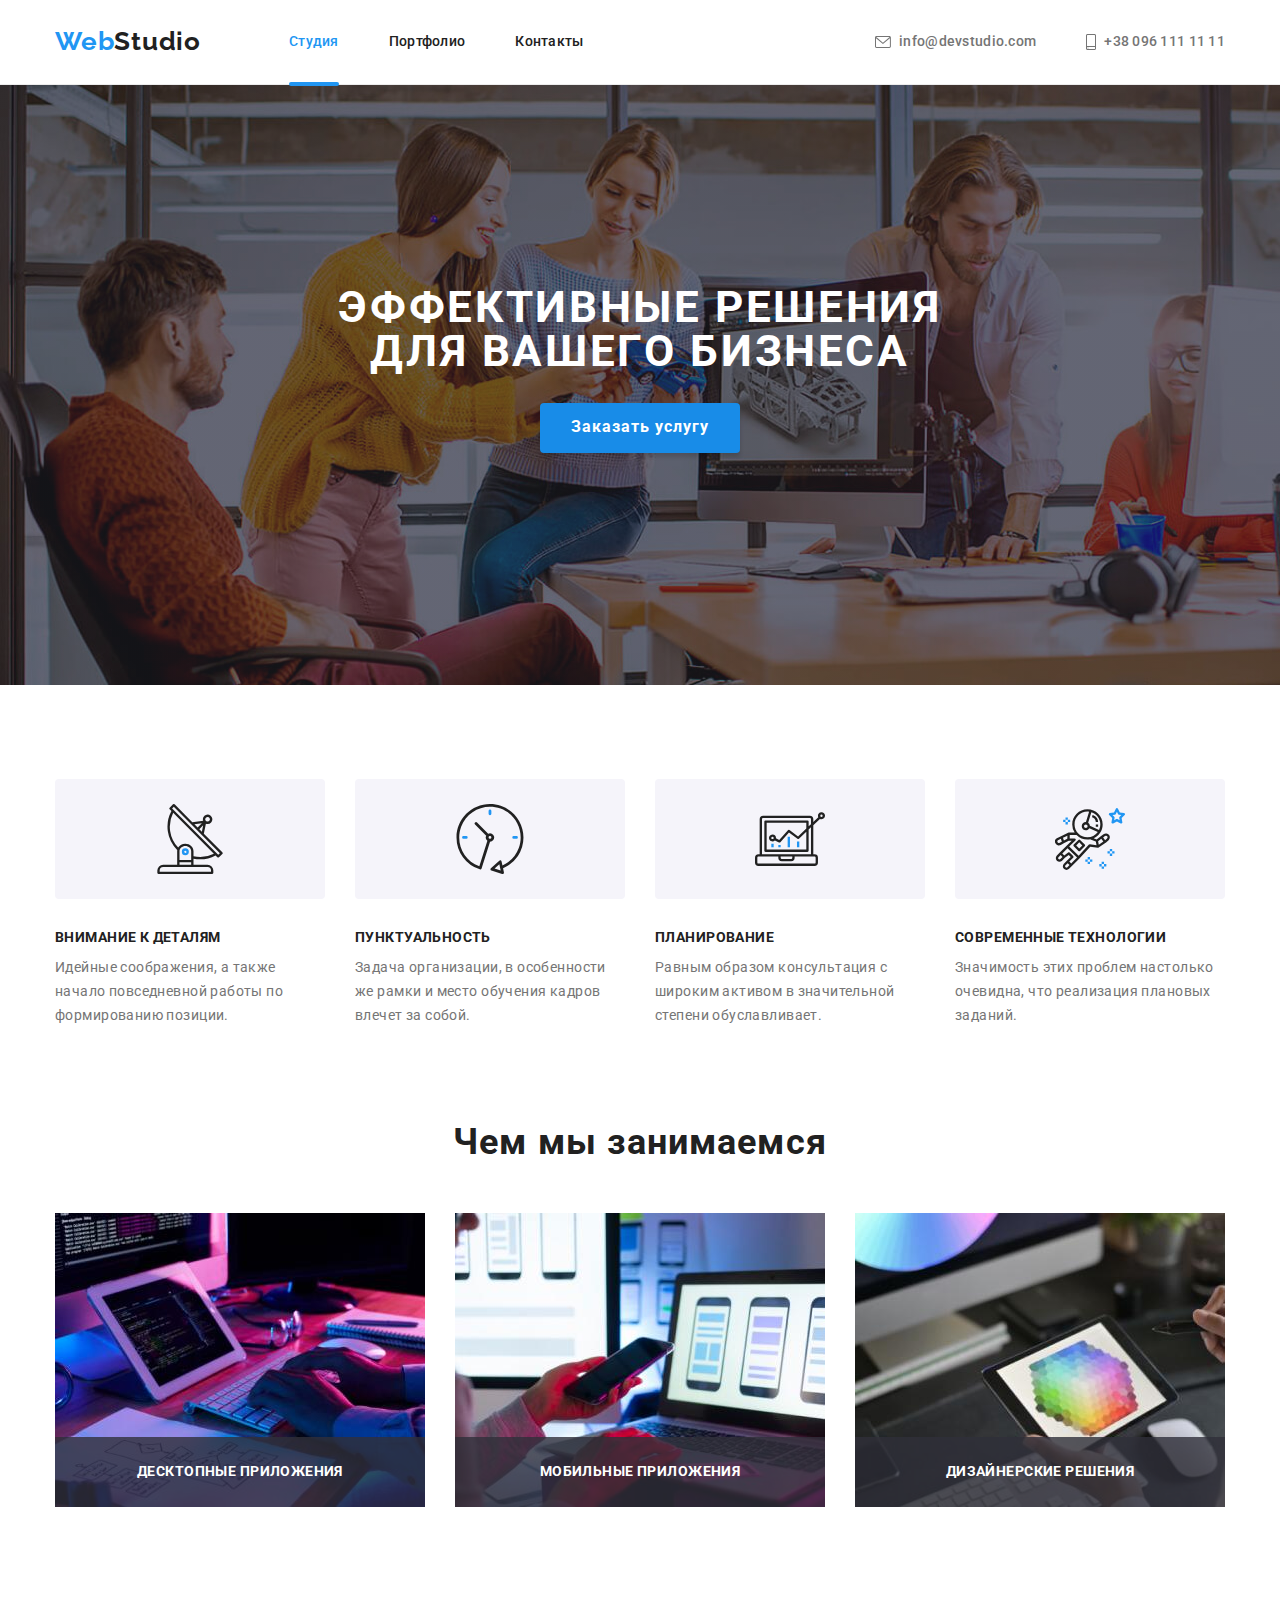
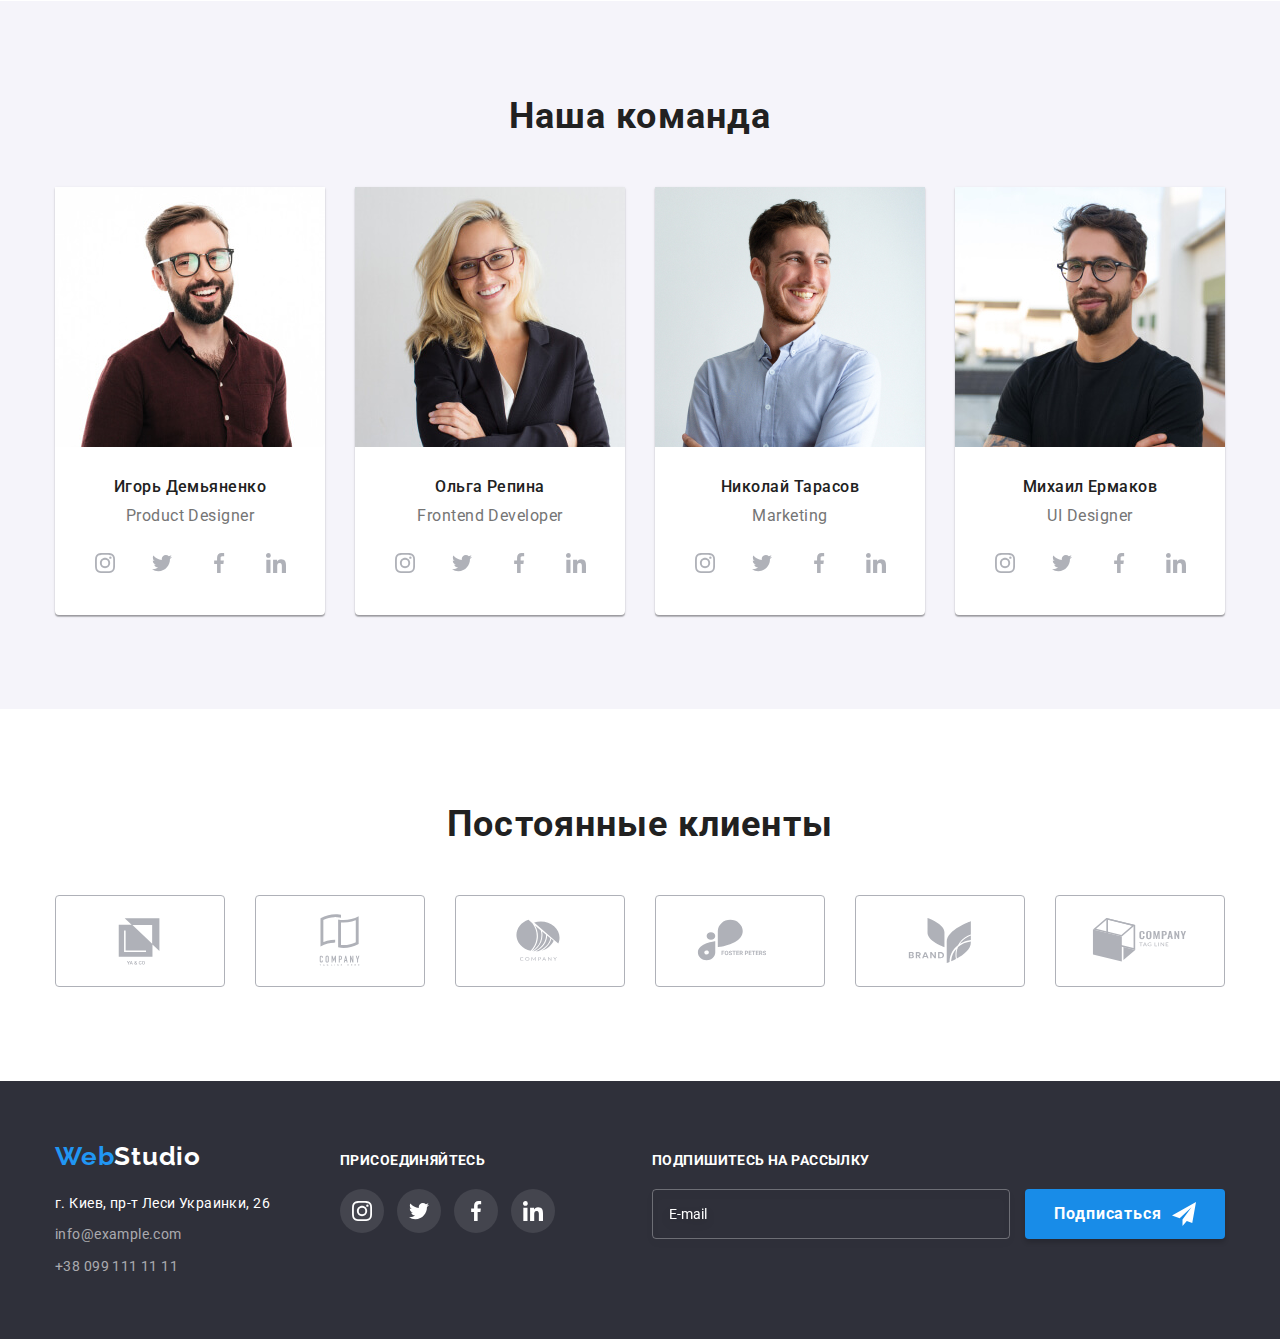
<file: index.html>
<!DOCTYPE html>
<html lang="ru">
  <head>
    <meta charset="UTF-8" />
    <meta http-equiv="X-UA-Compatible" content="IE=edge" />
    <meta name="viewport" content="width=device-width, initial-scale=1.0" />
    <title>Web Studio</title>
    <link
      href="https://fonts.googleapis.com/css2?family=Raleway:wght@700&family=Roboto:wght@400;500;700;900&display=swap"
      rel="stylesheet"
    />
    <link rel="stylesheet" href="./css/main.min.css" />
  </head>
  <body>
    <!-- header -->
    <header class="page-header">
      <div class="container header_container">
        <a class="logo" href="index.html"> <span class="logo__accent">Web</span>Studio </a>
        <button
          class="menu-button menu-button--open"
          type="button"
          aria-expanded="false"
          data-mobile-open
        >
          <svg width="40" height="40" aria-label="переключатель мобильного меню">
            <use
              class="menu-button__icon-menu_open"
              href="./images/icons.svg#icon-mobile-menu_open"
            ></use>
          </svg>
        </button>

        <nav class="header-nav">
          <ul class="header-nav__list">
            <li class="header-nav__item">
              <a
                class="header-nav__link header-nav__link--current"
                aria-current="page"
                href="index.html"
              >
                Студия
              </a>
            </li>
            <li class="header-nav__item">
              <a class="header-nav__link" href="portfolio.html">Портфолио</a>
            </li>
            <li class="header-nav__item">
              <a class="header-nav__link" href="">Контакты</a>
            </li>
          </ul>
        </nav>

        <!-- header contacts -->
        <ul class="header-contacts">
          <li class="header-contacts__item header-contacts__item--margin-bottom">
            <a
              class="header-contacts__link header-contacts__link--top-padding"
              href="mailto:info@devstudio.com"
            >
              <svg class="header-contacts__icon" width="16" height="12">
                <use href="./images/icons.svg#icon-mailbox"></use>
              </svg>
              info@devstudio.com</a
            >
          </li>
          <li class="header-contacts__item">
            <a
              class="header-contacts__link header-contacts__link--bottom-padding"
              href="tel:+380961111111"
            >
              <svg class="header-contacts__icon" width="10" height="16">
                <use href="./images/icons.svg#icon-cell-phone"></use>
              </svg>
              +38 096 111 11 11</a
            >
          </li>
        </ul>
      </div>
    </header>

    <!-- main content -->

    <main>
      <!-- section hero -->
      <section class="hero">
        <div class="container wrapp-hero">
          <h1 class="hero__title">Эффективные решения для вашего бизнеса</h1>
          <button class="button" type="button" data-modal-open>Заказать услугу</button>
        </div>
      </section>

      <!-- section feature -->
      <section class="section">
        <div class="container">
          <h2 class="visually-hidden">Lorem, ipsum dolor.</h2>
          <ul class="feature">
            <li class="feature__item">
              <div class="feature__wrapp-icon">
                <svg width="70" height="70">
                  <use href="./images/icons.svg#icon-antenna"></use>
                </svg>
              </div>
              <h3 class="feature__title">Внимание к деталям</h3>
              <p class="feature__subtitle">
                Идейные соображения, а также начало повседневной работы по формированию позиции.
              </p>
            </li>
            <li class="feature__item">
              <div class="feature__wrapp-icon">
                <svg width="70" height="70">
                  <use href="./images/icons.svg#icon-clock"></use>
                </svg>
              </div>
              <h3 class="feature__title">Пунктуальность</h3>
              <p class="feature__subtitle">
                Задача организации, в особенности же рамки и место обучения кадров влечет за собой.
              </p>
            </li>
            <li class="feature__item">
              <div class="feature__wrapp-icon">
                <svg width="70" height="70">
                  <use href="./images/icons.svg#icon-diagram"></use>
                </svg>
              </div>
              <h3 class="feature__title">Планирование</h3>
              <p class="feature__subtitle">
                Равным образом консультация с широким активом в значительной степени обуславливает.
              </p>
            </li>
            <li class="feature__item">
              <div class="feature__wrapp-icon">
                <svg width="70" height="70">
                  <use href="./images/icons.svg#icon-astronaut"></use>
                </svg>
              </div>
              <h3 class="feature__title">Современные технологии</h3>
              <p class="feature__subtitle">
                Значимость этих проблем настолько очевидна, что реализация плановых заданий.
              </p>
            </li>
          </ul>
        </div>
      </section>

      <!-- section about job -->
      <section class="section section--no-padding-top about-job-hidden">
        <div class="container">
          <h2 class="section__title">Чем мы занимаемся</h2>
          <ul class="job-descr__list">
            <li class="job-descr__item">
              <div class="job-descr__overlay">
                <img src="./images/imgdescription.jpg" width="370" height="294" alt="Coding" />
                <p class="job-descr__name">Десктопные приложения</p>
              </div>
            </li>
            <li class="job-descr__item">
              <div class="job-descr__overlay">
                <img src="./images/imgdescription2.jpg" width="370" height="294" alt="Adaptive" />
                <p class="job-descr__name">Мобильные приложения</p>
              </div>
            </li>
            <li class="job-descr__item">
              <div class="job-descr__overlay">
                <img src="./images/imgdescription3.jpg" width="370" height="294" alt="Webdesign" />
                <p class="job-descr__name">Дизайнерские решения</p>
              </div>
            </li>
          </ul>
        </div>
      </section>

      <!-- section our team -->
      <section class="section ourteam--bg-grey">
        <div class="container">
          <h2 class="section__title">Наша команда</h2>
          <ul class="team-card">
            <li class="team-card__item">
              <picture>
                <!-- mobile -->
                <source
                  srcset="
                    ./images/our-team-adaptive/our-team-450.jpg 1x,
                    ./images/our-team-adaptive/our-team-900.jpg 2x
                  "
                  media="(max-width:767px)"
                />
                <!-- tablet -->
                <source
                  srcset="
                    ./images/our-team-adaptive/our-team-354.jpg 1x,
                    ./images/our-team-adaptive/our-team-708.jpg 2x
                  "
                  media="(max-width:1199px)"
                />
                <!-- desktop -->
                <source
                  srcset="
                    ./images/our-team-adaptive/our-team-270.jpg 1x,
                    ./images/our-team-adaptive/our-team-540.jpg 2x
                  "
                  media="(min-width:1200px)"
                />
                <img src="./images/our-team-adaptive/our-team-450.jpg" alt="Igor Demianenko" />
              </picture>
              <div class="team-card__content">
                <h3 class="team-card__name">Игорь Демьяненко</h3>
                <p class="team-card__post">Product Designer</p>

                <ul class="social-team-icon">
                  <li class="social-team-icon__item">
                    <a
                      class="social-team-icon__link"
                      href="https://www.instagram.com"
                      target="_blank"
                      aria-label="link to instagram"
                    >
                      <svg class="social-team-icon__svg">
                        <use href="./images/icons.svg#icon-instagram"></use>
                      </svg>
                    </a>
                  </li>
                  <li class="social-team-icon__item">
                    <a
                      class="social-team-icon__link"
                      href="https://www.twitter.com"
                      target="_blank"
                      aria-label="link to twitter"
                    >
                      <svg class="social-team-icon__svg">
                        <use href="./images/icons.svg#icon-twitter"></use>
                      </svg>
                    </a>
                  </li>
                  <li class="social-team-icon__item">
                    <a
                      class="social-team-icon__link"
                      href="https://www.facebook.com"
                      target="_blank"
                      aria-label="link to facebook"
                    >
                      <svg class="social-team-icon__svg">
                        <use href="./images/icons.svg#icon-facebook"></use>
                      </svg>
                    </a>
                  </li>
                  <li class="social-team-icon__item">
                    <a
                      class="social-team-icon__link"
                      href="www.linkedin.com"
                      target="_blank"
                      aria-label="link to linkedin"
                    >
                      <svg class="social-team-icon__svg">
                        <use href="./images/icons.svg#icon-linkedin"></use>
                      </svg>
                    </a>
                  </li>
                </ul>
              </div>
            </li>
            <li class="team-card__item">
              <picture>
                <!-- mobile -->
                <source
                  srcset="
                    ./images/our-team-adaptive/our-team-2-450.jpg 1x,
                    ./images/our-team-adaptive/our-team-2-900.jpg 2x
                  "
                  media="(max-width:767px)"
                />
                <!-- tablet -->
                <source
                  srcset="
                    ./images/our-team-adaptive/our-team-2-354.jpg 1x,
                    ./images/our-team-adaptive/our-team-2-708.jpg 2x
                  "
                  media="(max-width:1199px)"
                />
                <!-- desktop -->
                <source
                  srcset="
                    ./images/our-team-adaptive/our-team-2-270.jpg 1x,
                    ./images/our-team-adaptive/our-team-2-540.jpg 2x
                  "
                  media="(min-width:1200px)"
                />
                <img src="./images/our-team-adaptive/our-team-2-450.jpg" alt="Olga Repina" />
              </picture>
              <div class="team-card__content">
                <h3 class="team-card__name">Ольга Репина</h3>
                <p class="team-card__post">Frontend Developer</p>
                <ul class="social-team-icon">
                  <li class="social-team-icon__item">
                    <a
                      class="social-team-icon__link"
                      href="https://www.instagram.com"
                      target="_blank"
                      aria-label="link to instagram"
                    >
                      <svg class="social-team-icon__svg">
                        <use href="./images/icons.svg#icon-instagram"></use>
                      </svg>
                    </a>
                  </li>
                  <li class="social-team-icon__item">
                    <a
                      class="social-team-icon__link"
                      href="https://www.twitter.com"
                      target="_blank"
                      aria-label="link to twitter"
                    >
                      <svg class="social-team-icon__svg">
                        <use href="./images/icons.svg#icon-twitter"></use>
                      </svg>
                    </a>
                  </li>
                  <li class="social-team-icon__item">
                    <a
                      class="social-team-icon__link"
                      href="https://www.facebook.com"
                      target="_blank"
                      aria-label="link to facebook"
                    >
                      <svg class="social-team-icon__svg">
                        <use href="./images/icons.svg#icon-facebook"></use>
                      </svg>
                    </a>
                  </li>
                  <li class="social-team-icon__item">
                    <a
                      class="social-team-icon__link"
                      href="www.linkedin.com"
                      target="_blank"
                      aria-label="link to linkedin"
                    >
                      <svg class="social-team-icon__svg">
                        <use href="./images/icons.svg#icon-linkedin"></use>
                      </svg>
                    </a>
                  </li>
                </ul>
              </div>
            </li>
            <li class="team-card__item">
              <picture>
                <!-- mobile -->
                <source
                  srcset="
                    ./images/our-team-adaptive/our-team-3-450.jpg 1x,
                    ./images/our-team-adaptive/our-team-3-900.jpg 2x
                  "
                  media="(max-width:767px)"
                />
                <!-- tablet -->
                <source
                  srcset="
                    ./images/our-team-adaptive/our-team-3-354.jpg 1x,
                    ./images/our-team-adaptive/our-team-3-708.jpg 2x
                  "
                  media="(max-width:1199px)"
                />
                <!-- desktop -->
                <source
                  srcset="
                    ./images/our-team-adaptive/our-team-3-270.jpg 1x,
                    ./images/our-team-adaptive/our-team-3-540.jpg 2x
                  "
                  media="(min-width:1200px)"
                />
                <img src="./images/our-team-adaptive/our-team-3-450.jpg" alt="Nikolai Tarasov" />
              </picture>
              <div class="team-card__content">
                <h3 class="team-card__name">Николай Тарасов</h3>
                <p class="team-card__post">Marketing</p>
                <ul class="social-team-icon">
                  <li class="social-team-icon__item">
                    <a
                      class="social-team-icon__link"
                      href="https://www.instagram.com"
                      target="_blank"
                      aria-label="link to instagram"
                    >
                      <svg class="social-team-icon__svg">
                        <use href="./images/icons.svg#icon-instagram"></use>
                      </svg>
                    </a>
                  </li>
                  <li class="social-team-icon__item">
                    <a
                      class="social-team-icon__link"
                      href="https://www.twitter.com"
                      target="_blank"
                      aria-label="link to twitter"
                    >
                      <svg class="social-team-icon__svg">
                        <use href="./images/icons.svg#icon-twitter"></use>
                      </svg>
                    </a>
                  </li>
                  <li class="social-team-icon__item">
                    <a
                      class="social-team-icon__link"
                      href="https://www.facebook.com"
                      target="_blank"
                      aria-label="link to facebook"
                    >
                      <svg class="social-team-icon__svg">
                        <use href="./images/icons.svg#icon-facebook"></use>
                      </svg>
                    </a>
                  </li>
                  <li class="social-team-icon__item">
                    <a
                      class="social-team-icon__link"
                      href="www.linkedin.com"
                      target="_blank"
                      aria-label="link to linkedin"
                    >
                      <svg class="social-team-icon__svg">
                        <use href="./images/icons.svg#icon-linkedin"></use>
                      </svg>
                    </a>
                  </li>
                </ul>
              </div>
            </li>
            <li class="team-card__item">
              <picture>
                <!-- mobile -->
                <source
                  srcset="
                    ./images/our-team-adaptive/our-team-4-450.jpg 1x,
                    ./images/our-team-adaptive/our-team-4-900.jpg 2x
                  "
                  media="(max-width:767px)"
                />
                <!-- tablet -->
                <source
                  srcset="
                    ./images/our-team-adaptive/our-team-4-354.jpg 1x,
                    ./images/our-team-adaptive/our-team-4-708.jpg 2x
                  "
                  media="(max-width:1199px)"
                />
                <!-- desktop -->
                <source
                  srcset="
                    ./images/our-team-adaptive/our-team-4-270.jpg 1x,
                    ./images/our-team-adaptive/our-team-4-540.jpg 2x
                  "
                  media="(min-width:1200px)"
                />
                <img src="./images/our-team-adaptive/our-team-4-450.jpg" alt="Mikhail Ermakov" />
              </picture>
              <div class="team-card__content">
                <h3 class="team-card__name">Михаил Ермаков</h3>
                <p class="team-card__post">UI Designer</p>
                <ul class="social-team-icon">
                  <li class="social-team-icon__item">
                    <a
                      class="social-team-icon__link"
                      href="https://www.instagram.com"
                      target="_blank"
                      aria-label="link to instagram"
                    >
                      <svg class="social-team-icon__svg">
                        <use href="./images/icons.svg#icon-instagram"></use>
                      </svg>
                    </a>
                  </li>
                  <li class="social-team-icon__item">
                    <a
                      class="social-team-icon__link"
                      href="https://www.twitter.com"
                      target="_blank"
                      aria-label="link to twitter"
                    >
                      <svg class="social-team-icon__svg">
                        <use href="./images/icons.svg#icon-twitter"></use>
                      </svg>
                    </a>
                  </li>
                  <li class="social-team-icon__item">
                    <a
                      class="social-team-icon__link"
                      href="https://www.facebook.com"
                      target="_blank"
                      aria-label="link to facebook"
                    >
                      <svg class="social-team-icon__svg">
                        <use href="./images/icons.svg#icon-facebook"></use>
                      </svg>
                    </a>
                  </li>
                  <li class="social-team-icon__item">
                    <a
                      class="social-team-icon__link"
                      href="www.linkedin.com"
                      target="_blank"
                      aria-label="link to linkedin"
                    >
                      <svg class="social-team-icon__svg">
                        <use href="./images/icons.svg#icon-linkedin"></use>
                      </svg>
                    </a>
                  </li>
                </ul>
              </div>
            </li>
          </ul>
        </div>
      </section>

      <!-- section customers -->
      <section class="section">
        <div class="container">
          <h2 class="section__title">Постоянные клиенты</h2>
          <ul class="customers">
            <li class="customers__item">
              <a class="customers__link" href="" aria-label="company YA&CO">
                <svg class="customers__icon">
                  <use href="./images/icons.svg#icon-logo-yaco"></use>
                </svg>
              </a>
            </li>
            <li class="customers__item">
              <a class="customers__link" href="" aria-label="company">
                <svg class="customers__icon">
                  <use href="./images/icons.svg#icon-logo-company"></use>
                </svg>
              </a>
            </li>
            <li class="customers__item">
              <a class="customers__link" href="" aria-label="company">
                <svg class="customers__icon">
                  <use href="./images/icons.svg#icon-logo-company2"></use>
                </svg>
              </a>
            </li>
            <li class="customers__item">
              <a class="customers__link" href="" aria-label="company foster peters">
                <svg class="customers__icon">
                  <use href="./images/icons.svg#icon-logo-foster-peters"></use>
                </svg>
              </a>
            </li>
            <li class="customers__item">
              <a class="customers__link" href="" aria-label="company brand">
                <svg class="customers__icon">
                  <use href="./images/icons.svg#icon-logo-brand"></use>
                </svg>
              </a>
            </li>
            <li class="customers__item">
              <a class="customers__link" href="" aria-label="company tagline">
                <svg class="customers__icon">
                  <use href="./images/icons.svg#icon-logo-tagline"></use>
                </svg>
              </a>
            </li>
          </ul>
        </div>
      </section>
    </main>

    <!-- footer -->
    <footer class="page-footer">
      <div class="container page-footer__wrapp-flex">
        <div class="wrapp-footer-info">
          <div class="page-footer__wrapp-contacts">
            <a class="logo page-footer__logo" href="index.html">
              <span class="logo__accent">Web</span>Studio
            </a>
            <address>
              <ul class="page-footer_list">
                <li class="page-footer__item">
                  <a
                    class="page-footer__link"
                    href="https://goo.gl/maps/7V2KFMS97qNm39mE7"
                    target="_blank"
                  >
                    г. Киев, пр-т Леси Украинки, 26</a
                  >
                </li>
                <li class="page-footer__item">
                  <a class="page-footer__link opacity-link" href="mailto:info@example.com"
                    >info@example.com</a
                  >
                </li>
                <li class="page-footer__item">
                  <a class="page-footer__link opacity-link" href="tel:+380991111111"
                    >+38 099 111 11 11</a
                  >
                </li>
              </ul>
            </address>
          </div>

          <div class="page-footer__wrapp-icon">
            <b class="page-footer__lead">Присоединяйтесь</b>
            <ul class="page-footer__social-list">
              <li class="page-footer__social-item">
                <a href="" class="page-footer__social-link" aria-label="link to Instagram">
                  <svg class="page-footer__social-icon">
                    <use href="./images/icons.svg#icon-instagram-footer"></use>
                  </svg>
                </a>
              </li>
              <li class="page-footer__social-item">
                <a href="" class="page-footer__social-link" aria-label="link to twitter">
                  <svg class="page-footer__social-icon">
                    <use href="./images/icons.svg#icon-twitter-footer"></use>
                  </svg>
                </a>
              </li>
              <li class="page-footer__social-item">
                <a href="" class="page-footer__social-link" aria-label="link to facebook">
                  <svg class="page-footer__social-icon">
                    <use href="./images/icons.svg#icon-facebook-footer"></use>
                  </svg>
                </a>
              </li>
              <li class="page-footer__social-item">
                <a href="" class="page-footer__social-link" aria-label="link to linkedin">
                  <svg class="page-footer__social-icon">
                    <use href="./images/icons.svg#icon-linkedin-footer"></use>
                  </svg>
                </a>
              </li>
            </ul>
          </div>
        </div>

        <form class="page-footer__subscribe-form">
          <b class="page-footer__lead">Подпишитесь на рассылку</b>
          <input
            class="page-footer__input"
            type="email"
            name="email"
            id="user-email"
            placeholder="E-mail"
            required
          />
          <button class="button subscribe-btn" type="submit">
            Подписаться
            <svg class="subscribe-btn__icon" width="24" height="24">
              <use href="./images/icons.svg#icon-subscribe-btn"></use>
            </svg>
          </button>
        </form>
      </div>
    </footer>

    <!-- mobile menu -->
    <div class="mobile-menu is-hidden" data-mobile>
      <div class="wrapp-mobile-menu">
        <button
          type="button"
          class="menu-button menu-button--close"
          aria-expanded="true"
          data-mobile-close
        >
          <svg width="40" height="40" aria-label="переключатель мобильного меню">
            <use
              class="menu-button__icon-menu_close"
              href="./images/icons.svg#icon-mobile-menu_close"
            ></use>
          </svg>
        </button>

        <!-- mobile-navigation -->
        <nav class="mobile-nav">
          <ul class="mobile-nav__list">
            <li class="mobile-nav__item">
              <a href="" class="mobile-nav__link mobile-nav__link--current">Студия</a>
            </li>
            <li class="mobile-nav__item">
              <a href="portfolio.html" class="mobile-nav__link">Портфолио</a>
            </li>
            <li class="mobile-nav__item"><a href="" class="mobile-nav__link">Контакты</a></li>
          </ul>
        </nav>

        <!-- mobile-contacts -->
        <ul class="mobile-contacts">
          <li class="mobile-contacts__item">
            <a href="tel:+380961111111" class="mobile-contacts__link mobile-contacts__link--tel"
              >+38 096 111 11 11</a
            >
          </li>
          <li class="mobile-contacts__item">
            <a
              href="mailto:info@devstudio.com"
              class="mobile-contacts__link mobile-contacts__link--mail"
              >info@devstudio.com</a
            >
          </li>
        </ul>

        <!-- mobile-socials -->
        <ul class="mobile-socials">
          <li class="mobile-socials__item">
            <a href="" class="mobile-socials__link">Instagram</a>
          </li>
          <li class="mobile-socials__item">
            <a href="" class="mobile-socials__link">Twitter</a>
          </li>
          <li class="mobile-socials__item">
            <a href="" class="mobile-socials__link">Facebook</a>
          </li>
          <li class="mobile-socials__item">
            <a href="" class="mobile-socials__link">LinkedIn</a>
          </li>
        </ul>
      </div>
    </div>

    <!-- backdrop -->
    <div class="backdrop is-hidden" data-modal>
      <div class="modal">
        <button
          class="modal__button"
          type="button"
          aria-label="Закрыть модальное окно"
          data-modal-close
        >
          <svg width="11" height="11">
            <use href="./images/icons.svg#icon-modal-close"></use>
          </svg>
        </button>

        <form class="modal-form form" autocomplete="off">
          <b class="modal-form__title">Оставьте свои данные, мы вам перезвоним</b>

          <label class="form-field">
            <span class="form-field__lable">Имя </span>
            <input class="form-field__input" type="text" required />
            <svg class="form-field__icon" width="18" height="18">
              <use href="./images/icons.svg#icon-modal-form-person"></use>
            </svg>
          </label>

          <label class="form-field">
            <span class="form-field__lable">Телефон </span>
            <input class="form-field__input" type="tel" name="phone-number" required />
            <svg class="form-field__icon" width="18" height="18">
              <use href="./images/icons.svg#icon-modal-form-phone"></use>
            </svg>
          </label>

          <label class="form-field">
            <span class="form-field__lable">Почта </span>
            <input class="form-field__input" type="email" name="email" required />
            <svg class="form-field__icon" width="18" height="18">
              <use href="./images/icons.svg#icon-modal-form-email"></use>
            </svg>
          </label>

          <label class="form-field">
            <span class="form-field__lable">Комментарий</span>
            <textarea
              class="form-field__textarea"
              name="coment"
              placeholder="Введите текст"
            ></textarea>
          </label>

          <label class="wrapp-checkbox">
            <input
              class="wrapp-checkbox__checkbox visually-hidden"
              type="checkbox"
              name="agreement"
              value="agreement"
              required
            />
            <span class="wrapp-checkbox__vector"></span>
            <span class="wrapp-checkbox__lable wrapp-checkbox__lable--no-margin">
              Соглашаюсь с рассылкой и принимаю
              <a
                class="wrapp-checkbox__link"
                href="https://www.meme-arsenal.com/memes/84e9b0d51a7ab5a1546db0ae16a8b22e.jpg"
                target="_blank"
              >
                Условия договора
              </a>
            </span>
          </label>

          <button class="button form-btn--centered" type="submit">Отправить</button>
        </form>
      </div>
    </div>

    <script src="./js/menu.js"></script>
    <script src="./js/modal.js"></script>
  </body>
</html>
</file>
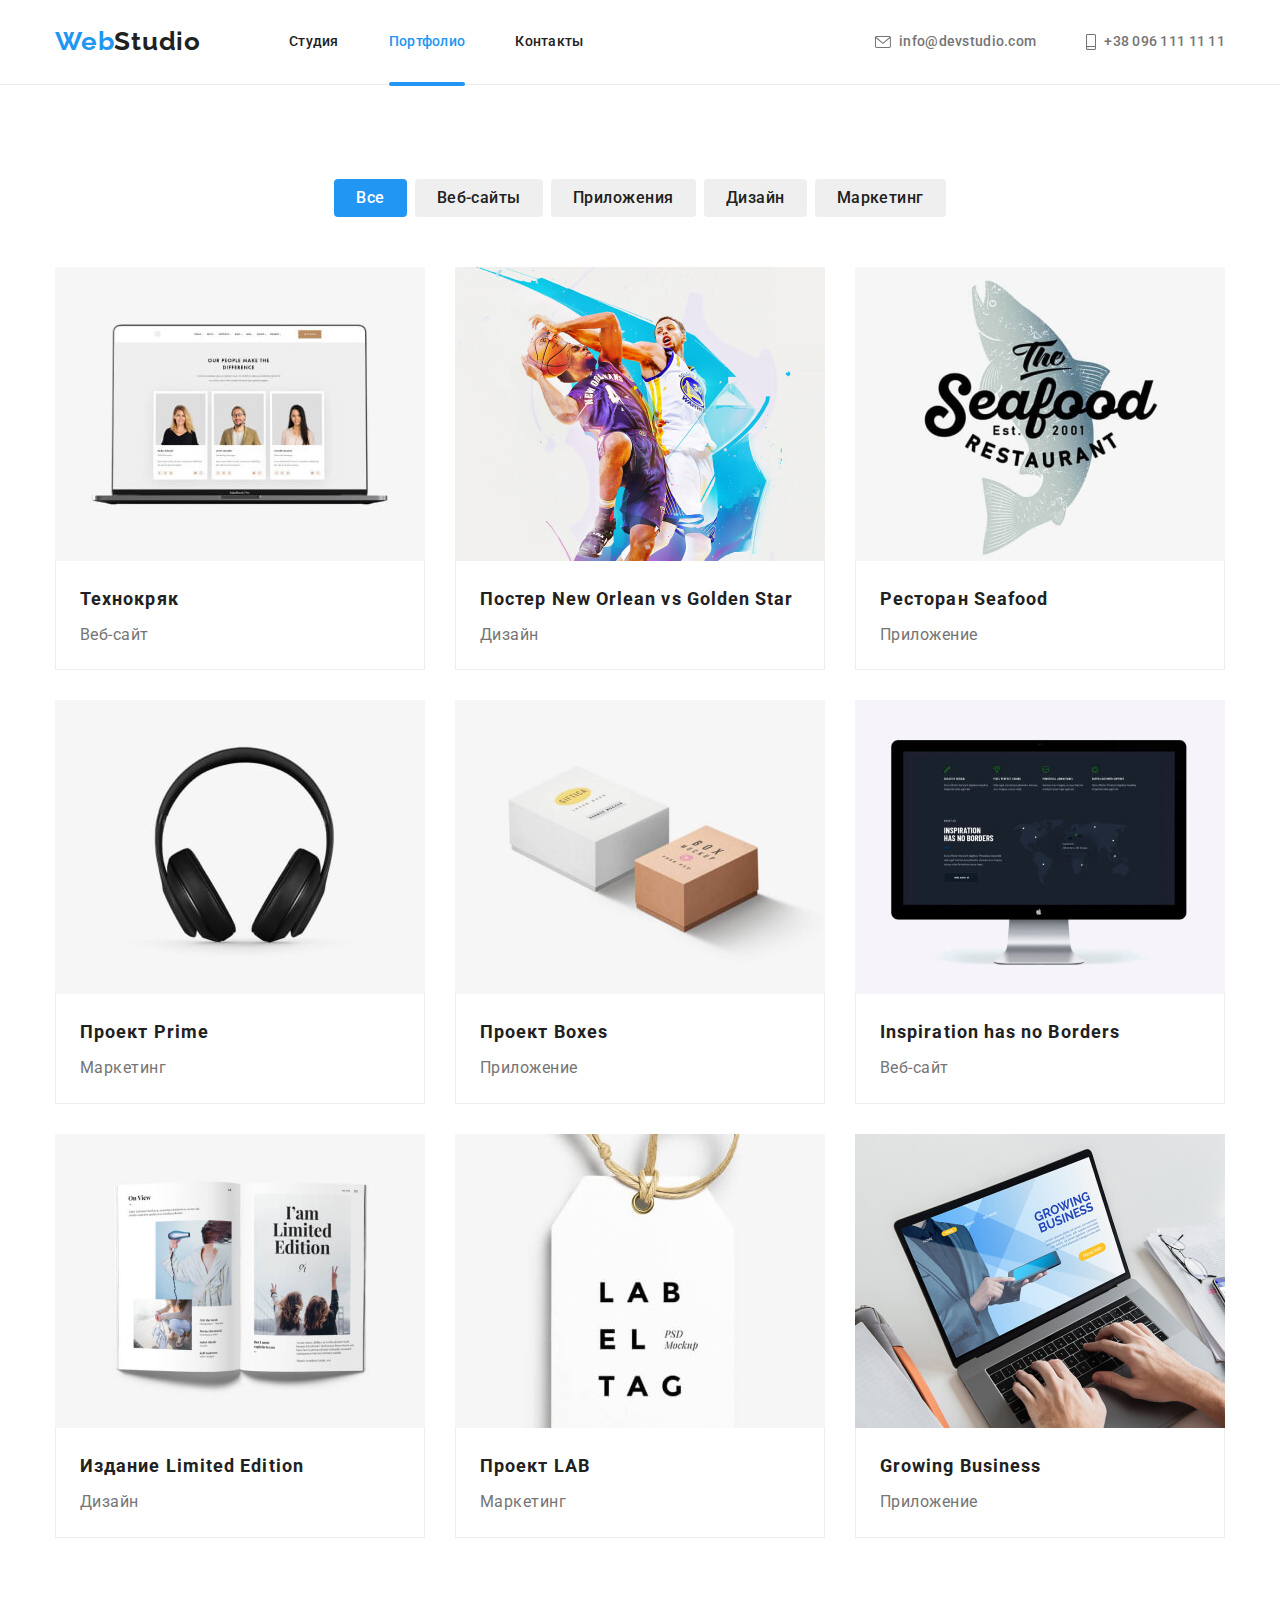
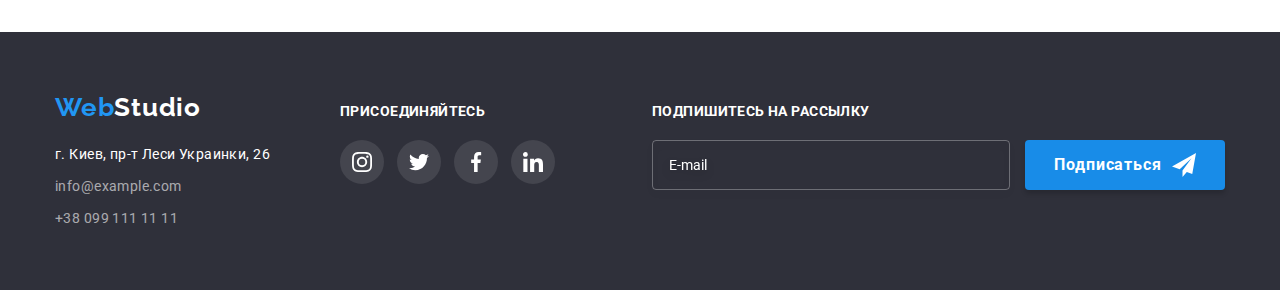
<file: portfolio.html>
<!DOCTYPE html>
<html lang="ru">
  <head>
    <meta charset="UTF-8" />
    <meta http-equiv="X-UA-Compatible" content="IE=edge" />
    <meta name="viewport" content="width=device-width, initial-scale=1.0" />
    <title>Portfolio</title>
    <link
      href="https://fonts.googleapis.com/css2?family=Raleway:wght@700&family=Roboto:wght@400;500;700;900&display=swap"
      rel="stylesheet"
    />
    <link rel="stylesheet" href="./css/main.min.css" />
  </head>
  <body>
    <!-- header -->
    <header class="page-header">
      <div class="container header_container">
        <a class="logo" href="index.html"> <span class="logo__accent">Web</span>Studio </a>
        <button
          class="menu-button menu-button--open"
          type="button"
          aria-expanded="false"
          data-mobile-open
        >
          <svg width="40" height="40" aria-label="переключатель мобильного меню">
            <use
              class="menu-button__icon-menu_open"
              href="./images/icons.svg#icon-mobile-menu_open"
            ></use>
          </svg>
        </button>

        <nav class="header-nav">
          <ul class="header-nav__list">
            <li class="header-nav__item">
              <a class="header-nav__link" aria-current="page" href="index.html"> Студия </a>
            </li>
            <li class="header-nav__item">
              <a class="header-nav__link header-nav__link--current" href="portfolio.html"
                >Портфолио</a
              >
            </li>
            <li class="header-nav__item">
              <a class="header-nav__link" href="">Контакты</a>
            </li>
          </ul>
        </nav>

        <!-- header contacts -->
        <ul class="header-contacts">
          <li class="header-contacts__item header-contacts__item--margin-bottom">
            <a
              class="header-contacts__link header-contacts__link--top-padding"
              href="mailto:info@devstudio.com"
            >
              <svg class="header-contacts__icon" width="16" height="12">
                <use href="./images/icons.svg#icon-mailbox"></use>
              </svg>
              info@devstudio.com</a
            >
          </li>
          <li class="header-contacts__item">
            <a
              class="header-contacts__link header-contacts__link--bottom-padding"
              href="tel:+380961111111"
            >
              <svg class="header-contacts__icon" width="10" height="16">
                <use href="./images/icons.svg#icon-cell-phone"></use>
              </svg>
              +38 096 111 11 11</a
            >
          </li>
        </ul>
      </div>
    </header>

    <!-- section portfolio -->

    <main>
      <section class="section">
        <div class="container">
          <h1 class="visually-hidden">Lorem ipsum dolor sit amet.</h1>
          <ul class="filters">
            <li class="filters__item">
              <button class="filters__button filters__button--current" type="button">Все</button>
            </li>
            <li class="filters__item">
              <button class="filters__button" type="button">Веб-сайты</button>
            </li>
            <li class="filters__item">
              <button class="filters__button" type="button">Приложения</button>
            </li>
            <li class="filters__item">
              <button class="filters__button" type="button">Дизайн</button>
            </li>
            <li class="filters__item">
              <button class="filters__button" type="button">Маркетинг</button>
            </li>
          </ul>

          <ul class="portfolio-list">
            <li class="portfolio-list__item">
              <a class="portfolio-list__link" href="">
                <div class="portfolio-overplay">
                  <picture>
                    <!-- mobile -->
                    <source
                      srcset="
                        ./images/portfolio-adaptive/portfolio-450.jpg 1x,
                        ./images/portfolio-adaptive/portfolio-900.jpg 2x
                      "
                      media="(max-width:767px)"
                    />
                    <!-- tablet -->
                    <source
                      srcset="
                        ./images/portfolio-adaptive/portfolio-354.jpg 1x,
                        ./images/portfolio-adaptive/portfolio-708.jpg 2x
                      "
                      media="(max-width:1199px)"
                    />
                    <!-- desktop -->
                    <source
                      srcset="
                        ./images/portfolio-adaptive/portfolio-370.jpg 1x,
                        ./images/portfolio-adaptive/portfolio-740.jpg 2x
                      "
                      media="(min-width:1200px)"
                    />

                    <img src="./images/portfolio-adaptive/portfolio-450.jpg" alt="website" />
                  </picture>
                  <p class="portfolio-overplay__text">
                    Ресурс предлагает комплексные предложения с разным уровнем функционала и
                    сервисов. Все это позволит посетителю получить исчерпывающие сведения о компании
                    или частном лице.
                  </p>
                </div>
                <div class="portfolio-list__wrap-text">
                  <h2 class="portfolio-list__title">Технокряк</h2>
                  <p class="portfolio-list__subtitle">Веб-сайт</p>
                </div>
              </a>
            </li>

            <li class="portfolio-list__item">
              <a class="portfolio-list__link" href="">
                <div class="portfolio-overplay">
                  <picture>
                    <!-- mobile -->
                    <source
                      srcset="
                        ./images/portfolio-adaptive/portfolio-2-450.jpg 1x,
                        ./images/portfolio-adaptive/portfolio-2-900.jpg 2x
                      "
                      media="(max-width:767px)"
                    />
                    <!-- tablet -->
                    <source
                      srcset="
                        ./images/portfolio-adaptive/portfolio-2-354.jpg 1x,
                        ./images/portfolio-adaptive/portfolio-2-708.jpg 2x
                      "
                      media="(max-width:1199px)"
                    />
                    <!-- desktop -->
                    <source
                      srcset="
                        ./images/portfolio-adaptive/portfolio-2-370.jpg 1x,
                        ./images/portfolio-adaptive/portfolio-2-740.jpg 2x
                      "
                      media="(min-width:1200px)"
                    />
                    <img src="./images/portfolio-adaptive/portfolio-2-450.jpg" alt="design" />
                  </picture>
                  <p class="portfolio-overplay__text">
                    Ресурс предлагает комплексные предложения с разным уровнем функционала и
                    сервисов. Все это позволит посетителю получить исчерпывающие сведения о компании
                    или частном лице.
                  </p>
                </div>
                <div class="portfolio-list__wrap-text">
                  <h2 class="portfolio-list__title">Постер New Orlean vs Golden Star</h2>
                  <p class="portfolio-list__subtitle">Дизайн</p>
                </div>
              </a>
            </li>

            <li class="portfolio-list__item">
              <a class="portfolio-list__link" href="">
                <div class="portfolio-overplay">
                  <picture>
                    <!-- mobile -->
                    <source
                      srcset="
                        ./images/portfolio-adaptive/portfolio-3-450.jpg 1x,
                        ./images/portfolio-adaptive/portfolio-3-900.jpg 2x
                      "
                      media="(max-width:767px)"
                    />
                    <!-- tablet -->
                    <source
                      srcset="
                        ./images/portfolio-adaptive/portfolio-3-354.jpg 1x,
                        ./images/portfolio-adaptive/portfolio-3-708.jpg 2x
                      "
                      media="(max-width:1199px)"
                    />
                    <!-- desktop -->
                    <source
                      srcset="
                        ./images/portfolio-adaptive/portfolio-3-370.jpg 1x,
                        ./images/portfolio-adaptive/portfolio-3-740.jpg 2x
                      "
                      media="(min-width:1200px)"
                    />
                    <img src="./images/portfolio-adaptive/portfolio-3-450.jpg" alt="application" />
                  </picture>
                  <p class="portfolio-overplay__text">
                    Ресурс предлагает комплексные предложения с разным уровнем функционала и
                    сервисов. Все это позволит посетителю получить исчерпывающие сведения о компании
                    или частном лице.
                  </p>
                </div>
                <div class="portfolio-list__wrap-text">
                  <h2 class="portfolio-list__title">Ресторан Seafood</h2>
                  <p class="portfolio-list__subtitle">Приложение</p>
                </div>
              </a>
            </li>

            <li class="portfolio-list__item">
              <a class="portfolio-list__link" href="">
                <div class="portfolio-overplay">
                  <picture>
                    <!-- mobile -->
                    <source
                      srcset="
                        ./images/portfolio-adaptive/portfolio-4-450.jpg 1x,
                        ./images/portfolio-adaptive/portfolio-4-900.jpg 2x
                      "
                      media="(max-width:767px)"
                    />
                    <!-- tablet -->
                    <source
                      srcset="
                        ./images/portfolio-adaptive/portfolio-4-354.jpg 1x,
                        ./images/portfolio-adaptive/portfolio-4-708.jpg 2x
                      "
                      media="(max-width:1199px)"
                    />
                    <!-- desktop -->
                    <source
                      srcset="
                        ./images/portfolio-adaptive/portfolio-4-370.jpg 1x,
                        ./images/portfolio-adaptive/portfolio-4-740.jpg 2x
                      "
                      media="(min-width:1200px)"
                    />
                    <img src="./images/portfolio-adaptive/portfolio-4-450.jpg" alt="application" />
                  </picture>
                  <p class="portfolio-overplay__text">
                    Ресурс предлагает комплексные предложения с разным уровнем функционала и
                    сервисов. Все это позволит посетителю получить исчерпывающие сведения о компании
                    или частном лице.
                  </p>
                </div>
                <div class="portfolio-list__wrap-text">
                  <h2 class="portfolio-list__title">Проект Prime</h2>
                  <p class="portfolio-list__subtitle">Маркетинг</p>
                </div>
              </a>
            </li>

            <li class="portfolio-list__item">
              <a class="portfolio-list__link" href="">
                <div class="portfolio-overplay">
                  <picture>
                    <!-- mobile -->
                    <source
                      srcset="
                        ./images/portfolio-adaptive/portfolio-5-450.jpg 1x,
                        ./images/portfolio-adaptive/portfolio-5-900.jpg 2x
                      "
                      media="(max-width:767px)"
                    />
                    <!-- tablet -->
                    <source
                      srcset="
                        ./images/portfolio-adaptive/portfolio-5-354.jpg 1x,
                        ./images/portfolio-adaptive/portfolio-5-708.jpg 2x
                      "
                      media="(max-width:1199px)"
                    />
                    <!-- desktop -->
                    <source
                      srcset="
                        ./images/portfolio-adaptive/portfolio-5-370.jpg 1x,
                        ./images/portfolio-adaptive/portfolio-5-740.jpg 2x
                      "
                      media="(min-width:1200px)"
                    />
                    <img src="./images/portfolio-adaptive/portfolio-5-450.jpg" alt="application" />
                  </picture>
                  <p class="portfolio-overplay__text">
                    Ресурс предлагает комплексные предложения с разным уровнем функционала и
                    сервисов. Все это позволит посетителю получить исчерпывающие сведения о компании
                    или частном лице.
                  </p>
                </div>
                <div class="portfolio-list__wrap-text">
                  <h2 class="portfolio-list__title">Проект Boxes</h2>
                  <p class="portfolio-list__subtitle">Приложение</p>
                </div>
              </a>
            </li>

            <li class="portfolio-list__item">
              <a class="portfolio-list__link" href="">
                <div class="portfolio-overplay">
                  <picture>
                    <!-- mobile -->
                    <source
                      srcset="
                        ./images/portfolio-adaptive/portfolio-6-450.jpg 1x,
                        ./images/portfolio-adaptive/portfolio-6-900.jpg 2x
                      "
                      media="(max-width:767px)"
                    />
                    <!-- tablet -->
                    <source
                      srcset="
                        ./images/portfolio-adaptive/portfolio-6-354.jpg 1x,
                        ./images/portfolio-adaptive/portfolio-6-708.jpg 2x
                      "
                      media="(max-width:1199px)"
                    />
                    <!-- desktop -->
                    <source
                      srcset="
                        ./images/portfolio-adaptive/portfolio-6-370.jpg 1x,
                        ./images/portfolio-adaptive/portfolio-6-740.jpg 2x
                      "
                      media="(min-width:1200px)"
                    />
                    <img src="./images/portfolio-adaptive/portfolio-6-450.jpg" alt="website" />
                  </picture>
                  <p class="portfolio-overplay__text">
                    Ресурс предлагает комплексные предложения с разным уровнем функционала и
                    сервисов. Все это позволит посетителю получить исчерпывающие сведения о компании
                    или частном лице.
                  </p>
                </div>
                <div class="portfolio-list__wrap-text">
                  <h2 class="portfolio-list__title">Inspiration has no Borders</h2>
                  <p class="portfolio-list__subtitle">Веб-сайт</p>
                </div>
              </a>
            </li>

            <li class="portfolio-list__item">
              <a class="portfolio-list__link" href="">
                <div class="portfolio-overplay">
                  <picture>
                    <!-- mobile -->
                    <source
                      srcset="
                        ./images/portfolio-adaptive/portfolio-7-450.jpg 1x,
                        ./images/portfolio-adaptive/portfolio-7-900.jpg 2x
                      "
                      media="(max-width:767px)"
                    />
                    <!-- tablet -->
                    <source
                      srcset="
                        ./images/portfolio-adaptive/portfolio-7-354.jpg 1x,
                        ./images/portfolio-adaptive/portfolio-7-708.jpg 2x
                      "
                      media="(max-width:1199px)"
                    />
                    <!-- desktop -->
                    <source
                      srcset="
                        ./images/portfolio-adaptive/portfolio-7-370.jpg 1x,
                        ./images/portfolio-adaptive/portfolio-7-740.jpg 2x
                      "
                      media="(min-width:1200px)"
                    />
                    <img src="./images/portfolio-adaptive/portfolio-7-450.jpg" alt="design" />
                  </picture>
                  <p class="portfolio-overplay__text">
                    Ресурс предлагает комплексные предложения с разным уровнем функционала и
                    сервисов. Все это позволит посетителю получить исчерпывающие сведения о компании
                    или частном лице.
                  </p>
                </div>
                <div class="portfolio-list__wrap-text">
                  <h2 class="portfolio-list__title">Издание Limited Edition</h2>
                  <p class="portfolio-list__subtitle">Дизайн</p>
                </div>
              </a>
            </li>

            <li class="portfolio-list__item">
              <a class="portfolio-list__link" href="">
                <div class="portfolio-overplay">
                  <picture>
                    <!-- mobile -->
                    <source
                      srcset="
                        ./images/portfolio-adaptive/portfolio-8-450.jpg 1x,
                        ./images/portfolio-adaptive/portfolio-8-900.jpg 2x
                      "
                      media="(max-width:767px)"
                    />
                    <!-- tablet -->
                    <source
                      srcset="
                        ./images/portfolio-adaptive/portfolio-8-354.jpg 1x,
                        ./images/portfolio-adaptive/portfolio-8-708.jpg 2x
                      "
                      media="(max-width:1199px)"
                    />
                    <!-- desktop -->
                    <source
                      srcset="
                        ./images/portfolio-adaptive/portfolio-8-370.jpg 1x,
                        ./images/portfolio-adaptive/portfolio-8-740.jpg 2x
                      "
                      media="(min-width:1200px)"
                    />
                    <img src="./images/portfolio-adaptive/portfolio-8-450.jpg" alt="Marketing" />
                  </picture>
                  <p class="portfolio-overplay__text">
                    Ресурс предлагает комплексные предложения с разным уровнем функционала и
                    сервисов. Все это позволит посетителю получить исчерпывающие сведения о компании
                    или частном лице.
                  </p>
                </div>
                <div class="portfolio-list__wrap-text">
                  <h2 class="portfolio-list__title">Проект LAB</h2>
                  <p class="portfolio-list__subtitle">Маркетинг</p>
                </div>
              </a>
            </li>

            <li class="portfolio-list__item">
              <a class="portfolio-list__link" href="">
                <div class="portfolio-overplay">
                  <picture>
                    <!-- mobile -->
                    <source
                      srcset="
                        ./images/portfolio-adaptive/portfolio-9-450.jpg 1x,
                        ./images/portfolio-adaptive/portfolio-9-900.jpg 2x
                      "
                      media="(max-width:767px)"
                    />
                    <!-- tablet -->
                    <source
                      srcset="
                        ./images/portfolio-adaptive/portfolio-9-354.jpg 1x,
                        ./images/portfolio-adaptive/portfolio-9-708.jpg 2x
                      "
                      media="(max-width:1199px)"
                    />
                    <!-- desktop -->
                    <source
                      srcset="
                        ./images/portfolio-adaptive/portfolio-9-370.jpg 1x,
                        ./images/portfolio-adaptive/portfolio-9-740.jpg 2x
                      "
                      media="(min-width:1200px)"
                    />
                    <img src="./images/portfolio-adaptive/portfolio-9-450.jpg" alt="application" />
                  </picture>
                  <p class="portfolio-overplay__text">
                    Ресурс предлагает комплексные предложения с разным уровнем функционала и
                    сервисов. Все это позволит посетителю получить исчерпывающие сведения о компании
                    или частном лице.
                  </p>
                </div>
                <div class="portfolio-list__wrap-text">
                  <h2 class="portfolio-list__title">Growing Business</h2>
                  <p class="portfolio-list__subtitle">Приложение</p>
                </div>
              </a>
            </li>
          </ul>
        </div>
      </section>
    </main>

    <!-- footer -->
    <footer class="page-footer">
      <div class="container page-footer__wrapp-flex">
        <div class="wrapp-footer-info">
          <div class="page-footer__wrapp-contacts">
            <a class="logo page-footer__logo" href="index.html">
              <span class="logo__accent">Web</span>Studio
            </a>
            <address>
              <ul class="page-footer_list">
                <li class="page-footer__item">
                  <a
                    class="page-footer__link"
                    href="https://goo.gl/maps/7V2KFMS97qNm39mE7"
                    target="_blank"
                  >
                    г. Киев, пр-т Леси Украинки, 26</a
                  >
                </li>
                <li class="page-footer__item">
                  <a class="page-footer__link opacity-link" href="mailto:info@example.com"
                    >info@example.com</a
                  >
                </li>
                <li class="page-footer__item">
                  <a class="page-footer__link opacity-link" href="tel:+380991111111"
                    >+38 099 111 11 11</a
                  >
                </li>
              </ul>
            </address>
          </div>

          <div class="page-footer__wrapp-icon">
            <b class="page-footer__lead">Присоединяйтесь</b>
            <ul class="page-footer__social-list">
              <li class="page-footer__social-item">
                <a href="" class="page-footer__social-link" aria-label="link to Instagram">
                  <svg class="page-footer__social-icon">
                    <use href="./images/icons.svg#icon-instagram-footer"></use>
                  </svg>
                </a>
              </li>
              <li class="page-footer__social-item">
                <a href="" class="page-footer__social-link" aria-label="link to twitter">
                  <svg class="page-footer__social-icon">
                    <use href="./images/icons.svg#icon-twitter-footer"></use>
                  </svg>
                </a>
              </li>
              <li class="page-footer__social-item">
                <a href="" class="page-footer__social-link" aria-label="link to facebook">
                  <svg class="page-footer__social-icon">
                    <use href="./images/icons.svg#icon-facebook-footer"></use>
                  </svg>
                </a>
              </li>
              <li class="page-footer__social-item">
                <a href="" class="page-footer__social-link" aria-label="link to linkedin">
                  <svg class="page-footer__social-icon">
                    <use href="./images/icons.svg#icon-linkedin-footer"></use>
                  </svg>
                </a>
              </li>
            </ul>
          </div>
        </div>

        <form class="page-footer__subscribe-form">
          <b class="page-footer__lead">Подпишитесь на рассылку</b>
          <input
            class="page-footer__input"
            type="email"
            name="email"
            id="user-email"
            placeholder="E-mail"
            required
          />
          <button class="button subscribe-btn" type="submit">
            Подписаться
            <svg class="subscribe-btn__icon" width="24" height="24">
              <use href="./images/icons.svg#icon-subscribe-btn"></use>
            </svg>
          </button>
        </form>
      </div>
    </footer>

    <!-- mobile menu -->
    <div class="mobile-menu is-hidden" data-mobile>
      <div class="wrapp-mobile-menu">
        <button
          type="button"
          class="menu-button menu-button--close"
          aria-expanded="true"
          data-mobile-close
        >
          <svg width="40" height="40" aria-label="переключатель мобильного меню">
            <use
              class="menu-button__icon-menu_close"
              href="./images/icons.svg#icon-mobile-menu_close"
            ></use>
          </svg>
        </button>

        <!-- mobile-navigation -->
        <nav class="mobile-nav">
          <ul class="mobile-nav__list">
            <li class="mobile-nav__item">
              <a href="index.html" class="mobile-nav__link">Студия</a>
            </li>
            <li class="mobile-nav__item">
              <a href="portfolio.html" class="mobile-nav__link mobile-nav__link--current"
                >Портфолио</a
              >
            </li>
            <li class="mobile-nav__item"><a href="" class="mobile-nav__link">Контакты</a></li>
          </ul>
        </nav>

        <!-- mobile-contacts -->
        <ul class="mobile-contacts">
          <li class="mobile-contacts__item">
            <a href="tel:+380961111111" class="mobile-contacts__link mobile-contacts__link--tel"
              >+38 096 111 11 11</a
            >
          </li>
          <li class="mobile-contacts__item">
            <a
              href="mailto:info@devstudio.com"
              class="mobile-contacts__link mobile-contacts__link--mail"
              >info@devstudio.com</a
            >
          </li>
        </ul>

        <!-- mobile-socials -->
        <ul class="mobile-socials">
          <li class="mobile-socials__item">
            <a href="" class="mobile-socials__link">Instagram</a>
          </li>
          <li class="mobile-socials__item">
            <a href="" class="mobile-socials__link">Twitter</a>
          </li>
          <li class="mobile-socials__item">
            <a href="" class="mobile-socials__link">Facebook</a>
          </li>
          <li class="mobile-socials__item">
            <a href="" class="mobile-socials__link">LinkedIn</a>
          </li>
        </ul>
      </div>
    </div>

    <script src="./js/menu.js"></script>
  </body>
</html>
</file>
<file: css/main.min.css>
/*! modern-normalize v1.1.0 | MIT License | https://github.com/sindresorhus/modern-normalize */*,::after,::before{-webkit-box-sizing:border-box;box-sizing:border-box}html{-moz-tab-size:4;-o-tab-size:4;tab-size:4}html{line-height:1.15;-webkit-text-size-adjust:100%}body{margin:0}body{font-family:system-ui,-apple-system,'Segoe UI',Roboto,Helvetica,Arial,sans-serif,'Apple Color Emoji','Segoe UI Emoji'}hr{height:0;color:inherit}abbr[title]{-webkit-text-decoration:underline dotted;text-decoration:underline dotted}b,strong{font-weight:bolder}code,kbd,pre,samp{font-family:ui-monospace,SFMono-Regular,Consolas,'Liberation Mono',Menlo,monospace;font-size:1em}small{font-size:80%}sub,sup{font-size:75%;line-height:0;position:relative;vertical-align:baseline}sub{bottom:-.25em}sup{top:-.5em}table{text-indent:0;border-color:inherit}button,input,optgroup,select,textarea{font-family:inherit;font-size:100%;line-height:1.15;margin:0}button,select{text-transform:none}[type=button],[type=reset],[type=submit],button{-webkit-appearance:button}::-moz-focus-inner{border-style:none;padding:0}:-moz-focusring{outline:1px dotted ButtonText}:-moz-ui-invalid{box-shadow:none}legend{padding:0}progress{vertical-align:baseline}::-webkit-inner-spin-button,::-webkit-outer-spin-button{height:auto}[type=search]{-webkit-appearance:textfield;outline-offset:-2px}::-webkit-search-decoration{-webkit-appearance:none}::-webkit-file-upload-button{-webkit-appearance:button;font:inherit}summary{display:list-item}.visually-hidden{position:absolute;width:1px;height:1px;margin:-1px;border:0;padding:0;white-space:nowrap;-webkit-clip-path:inset(100%);clip-path:inset(100%);clip:rect(0 0 0 0);overflow:hidden}body{font-family:'Roboto', sans-serif;font-size:14px;background-color:#fff;color:#212121}h1,h2,h3,h4{margin:0}ul{list-style:none;padding:0;margin:0}img{display:block;max-width:100%;height:auto}@media screen and (max-width: 1199.98px){.section{padding:60px 0}}@media screen and (min-width: 1200px){.section{padding:94px 0}}.section--no-padding-top{padding-top:0}.container{padding-left:15px;padding-right:15px;margin-left:auto;margin-right:auto}@media screen and (min-width: 480px){.container{width:480px}}@media screen and (min-width: 768px){.container{width:768px}}@media screen and (min-width: 1200px){.container{width:1200px}}.section__title{margin-bottom:30px}@media (max-width: 1199.98px){.section__title{font-size:28px;font-weight:700;line-height:1.17857;letter-spacing:.03em;text-align:center}}@media (min-width: 1200px){.section__title{font-size:36px;font-weight:700;line-height:1.16667;letter-spacing:.03em;text-align:center;margin-bottom:50px}}.button{display:-webkit-inline-box;display:-ms-inline-flexbox;display:inline-flex;-webkit-box-align:center;-ms-flex-align:center;align-items:center;-webkit-box-pack:center;-ms-flex-pack:center;justify-content:center;width:200px;height:50px;padding:0;font-weight:700;font-size:16px;line-height:1.8;letter-spacing:0.06em;-webkit-box-shadow:0px 4px 4px rgba(0,0,0,0.15);box-shadow:0px 4px 4px rgba(0,0,0,0.15);border-radius:4px;border-style:none;background-color:#188ce8;color:#fff;cursor:pointer;-webkit-transition-property:background-color;transition-property:background-color;-webkit-transition-timing-function:cubic-bezier(0.4, 0, 0.2, 1);transition-timing-function:cubic-bezier(0.4, 0, 0.2, 1);-webkit-transition-duration:250ms;transition-duration:250ms}.button:hover,.button:focus{background-color:#2196f3}.backdrop{position:fixed;top:0;left:0;z-index:1;width:100vw;height:100vh;opacity:1;overflow-y:scroll;-webkit-transition:opacity 250ms cubic-bezier(0.4, 0, 0.2, 1);transition:opacity 250ms cubic-bezier(0.4, 0, 0.2, 1);background-color:rgba(0,0,0,0.2)}.backdrop.is-hidden{opacity:0;pointer-events:none}.backdrop.is-hidden .modal{-webkit-transform:translate(-50%, -50%) scale(0.2);transform:translate(-50%, -50%) scale(0.2)}@media screen and (max-width: 768px){.backdrop{padding:93px 15px}}.modal{position:absolute;top:50%;left:50%;padding:40px;-webkit-transform:translate(-50%, -50%) scale(1);transform:translate(-50%, -50%) scale(1);-webkit-transition:-webkit-transform 250ms cubic-bezier(0.4, 0, 0.2, 1);transition:-webkit-transform 250ms cubic-bezier(0.4, 0, 0.2, 1);transition:transform 250ms cubic-bezier(0.4, 0, 0.2, 1);transition:transform 250ms cubic-bezier(0.4, 0, 0.2, 1), -webkit-transform 250ms cubic-bezier(0.4, 0, 0.2, 1);background-color:#fff;-webkit-box-shadow:0px 1px 3px rgba(0,0,0,0.12),0px 1px 1px rgba(0,0,0,0.14),0px 2px 1px rgba(0,0,0,0.2);box-shadow:0px 1px 3px rgba(0,0,0,0.12),0px 1px 1px rgba(0,0,0,0.14),0px 2px 1px rgba(0,0,0,0.2);border-radius:4px}.modal__button{position:absolute;top:8px;right:8px;display:-webkit-box;display:-ms-flexbox;display:flex;-webkit-box-align:center;-ms-flex-align:center;align-items:center;-webkit-box-pack:center;-ms-flex-pack:center;justify-content:center;width:30px;height:30px;border:1px solid rgba(0,0,0,0.1);border-radius:50%;background-color:inherit;-webkit-transition:fill 250ms cubic-bezier(0.4, 0, 0.2, 1),-webkit-transform 500ms cubic-bezier(0.4, 0, 0.2, 1);transition:fill 250ms cubic-bezier(0.4, 0, 0.2, 1),-webkit-transform 500ms cubic-bezier(0.4, 0, 0.2, 1);transition:fill 250ms cubic-bezier(0.4, 0, 0.2, 1),transform 500ms cubic-bezier(0.4, 0, 0.2, 1);transition:fill 250ms cubic-bezier(0.4, 0, 0.2, 1),transform 500ms cubic-bezier(0.4, 0, 0.2, 1),-webkit-transform 500ms cubic-bezier(0.4, 0, 0.2, 1);cursor:pointer}.modal__button:hover,.modal__button:focus{fill:#2196f3;-webkit-transform:rotate(180deg);transform:rotate(180deg)}@media screen and (max-width: 1199.98px){.modal{width:100%;max-width:450px;height:609px}}.modal-form__title{display:inline-block;margin-bottom:12px;font-weight:700;font-size:20px;line-height:1.15;text-align:center;letter-spacing:0.03em;color:#212121}@media screen and (max-width: 480px){.modal-form__title{font-size:14px}}.form-field{display:block;position:relative}.form-field:not(:nth-child(5)){margin-bottom:10px}.form-field:nth-child(5){margin-bottom:20px}.form-field:focus-within .form-field__icon{fill:#2196f3;-webkit-transition:fill 250ms cubic-bezier(0.4, 0, 0.2, 1);transition:fill 250ms cubic-bezier(0.4, 0, 0.2, 1)}.form-field__lable{display:block;margin-bottom:4px;line-height:1.7;letter-spacing:0.03em;color:#757575}@media screen and (max-width: 1199.98px){.form-field__lable{font-size:12px}}.form-field__input{width:100%;padding:11px 12px;padding-left:42px;border:1px solid rgba(33,33,33,0.2);border-radius:4px;-webkit-transition:250ms cubic-bezier(0.4, 0, 0.2, 1) 0s;transition:250ms cubic-bezier(0.4, 0, 0.2, 1) 0s;-webkit-transition-property:border;transition-property:border}.form-field__input:hover,.form-field__input:focus{outline:transparent;border-color:#2196f3;-webkit-transition:border-color 250ms cubic-bezier(0.4, 0, 0.2, 1);transition:border-color 250ms cubic-bezier(0.4, 0, 0.2, 1)}.form-field__icon{position:absolute;top:50%;left:12px;fill:#212121;-webkit-transform:translateY(25%);transform:translateY(25%);-webkit-transition:250ms cubic-bezier(0.4, 0, 0.2, 1) 0s;transition:250ms cubic-bezier(0.4, 0, 0.2, 1) 0s;-webkit-transition-property:fill;transition-property:fill}.form-field__textarea{width:100%;height:120px;resize:none;padding:12px 12px;border:1px solid rgba(33,33,33,0.2);border-radius:4px}.form-field__textarea:hover,.form-field__textarea:focus{outline:transparent;border-color:#2196f3;-webkit-transition:250ms cubic-bezier(0.4, 0, 0.2, 1) 0s;transition:250ms cubic-bezier(0.4, 0, 0.2, 1) 0s;-webkit-transition-property:border-color;transition-property:border-color}.wrapp-checkbox{display:-webkit-box;display:-ms-flexbox;display:flex;-webkit-box-align:center;-ms-flex-align:center;align-items:center;-webkit-box-pack:center;-ms-flex-pack:center;justify-content:center;-webkit-box-orient:horizontal;-webkit-box-direction:normal;-ms-flex-direction:row;flex-direction:row;margin-bottom:30px}.wrapp-checkbox__lable{margin-bottom:0;line-height:1.7;letter-spacing:0.03em;color:#757575}@media screen and (max-width: 1199.98px){.wrapp-checkbox__lable{font-size:12px}}.wrapp-checkbox__vector{display:block;width:16px;height:16px;margin-right:7px;border-radius:2px;border:2px solid #212121;background-color:#fff;cursor:pointer}@media screen and (max-width: 450px){.wrapp-checkbox__vector{width:16px;height:13px}}.wrapp-checkbox__link{color:#2196f3}.wrapp-checkbox__checkbox:checked+.wrapp-checkbox__vector{background-color:#2196f3;border-color:#2196f3;background-image:url("../images/checkbox.svg");background-size:contain;background-origin:border-box}.wrapp-checkbox__checkbox:focus+.wrapp-checkbox__vector{border:2px solid #188ce8}.form-btn--centered{display:-webkit-box;display:-ms-flexbox;display:flex;-webkit-box-align:center;-ms-flex-align:center;align-items:center;-webkit-box-pack:center;-ms-flex-pack:center;justify-content:center;margin:0 auto;-webkit-transition-property:-webkit-box-shadow;transition-property:-webkit-box-shadow;transition-property:box-shadow;transition-property:box-shadow, -webkit-box-shadow;-webkit-transition-timing-function:cubic-bezier(0.4, 0, 0.2, 1);transition-timing-function:cubic-bezier(0.4, 0, 0.2, 1);-webkit-transition-duration:250ms;transition-duration:250ms}@media screen and (min-width: 767.98px){.mobile-menu,.menu-button{display:none}}@media screen and (max-width: 767.98px){.menu-button{display:inline-block;width:40px;height:40px;margin:0;padding:0;border:none;background-color:transparent;cursor:pointer;-webkit-transition-property:fill;transition-property:fill;-webkit-transition-timing-function:cubic-bezier(0.4, 0, 0.2, 1);transition-timing-function:cubic-bezier(0.4, 0, 0.2, 1);-webkit-transition-duration:250ms;transition-duration:250ms}.menu-button:hover,.menu-button:focus{fill:#2196f3}.menu-button--close{position:absolute;top:10px;right:15px}.mobile-menu{display:-webkit-box;display:-ms-flexbox;display:flex;position:fixed;top:0;left:0;width:100%;height:100%;padding-top:48px;padding-bottom:48px;padding-left:25px;padding-right:25px;z-index:2;opacity:1;background-color:#fff;-webkit-transition-property:opacity,-webkit-transform;transition-property:opacity,-webkit-transform;transition-property:transform,opacity;transition-property:transform,opacity,-webkit-transform;-webkit-transition-timing-function:cubic-bezier(0.4, 0, 0.2, 1);transition-timing-function:cubic-bezier(0.4, 0, 0.2, 1);-webkit-transition-duration:250ms;transition-duration:250ms}.mobile-menu.is-hidden{opacity:0;-webkit-transform:translateY(-100%);transform:translateY(-100%)}.wrapp-mobile-menu{display:-webkit-box;display:-ms-flexbox;display:flex;-webkit-box-orient:vertical;-webkit-box-direction:normal;-ms-flex-direction:column;flex-direction:column}.mobile-nav{-webkit-box-flex:3;-ms-flex-positive:3;flex-grow:3}.mobile-nav__item:not(:last-child){margin-bottom:32px}.mobile-nav__link{font-size:40px;font-weight:500;line-height:1.175;letter-spacing:.02em;color:#212121;text-align:left;-webkit-transition-property:color;transition-property:color;-webkit-transition-timing-function:cubic-bezier(0.4, 0, 0.2, 1);transition-timing-function:cubic-bezier(0.4, 0, 0.2, 1);-webkit-transition-duration:250ms;transition-duration:250ms;text-decoration:none}.mobile-nav__link--current{color:#2196f3}.mobile-nav__link:hover,.mobile-nav__link:focus{color:#2196f3}.mobile-contacts{-webkit-box-flex:1;-ms-flex-positive:1;flex-grow:1}.mobile-contacts__item:not(:last-child){margin-bottom:32px}.mobile-contacts__link{color:#757575;text-decoration:none;-webkit-transition-property:color;transition-property:color;-webkit-transition-timing-function:cubic-bezier(0.4, 0, 0.2, 1);transition-timing-function:cubic-bezier(0.4, 0, 0.2, 1);-webkit-transition-duration:250ms;transition-duration:250ms}.mobile-contacts__link:hover,.mobile-contacts__link:focus{color:#2196f3}.mobile-contacts__link--tel{font-size:34px;font-weight:500;line-height:1.17647;letter-spacing:.02em;text-align:left}.mobile-contacts__link--mail{font-size:24px;font-weight:500;line-height:1.16667;letter-spacing:.02em;text-align:left}}.mobile-socials{display:-webkit-box;display:-ms-flexbox;display:flex;-ms-flex-wrap:wrap;flex-wrap:wrap}.mobile-socials__item{display:-webkit-box;display:-ms-flexbox;display:flex}.mobile-socials__item:not(:last-child){margin-right:10px}.mobile-socials__item:not(:last-child)::after{content:'';display:block;width:1px;height:100%;margin-left:10px;background-color:rgba(33,33,33,0.2)}.mobile-socials__link{text-decoration:none;font-size:18px;font-weight:500;line-height:1.22222;letter-spacing:.02em;color:#2196f3;text-align:left}.page-header{border-bottom:1px solid #ececec}.header_container{display:-webkit-box;display:-ms-flexbox;display:flex;-webkit-box-align:center;-ms-flex-align:center;align-items:center;position:relative}@media screen and (max-width: 767.98px){.header_container{-webkit-box-pack:justify;-ms-flex-pack:justify;justify-content:space-between}}@media screen and (min-width: 768px){.header_container{display:-webkit-box;display:-ms-flexbox;display:flex;-webkit-box-align:center;-ms-flex-align:center;align-items:center;-webkit-box-pack:center;-ms-flex-pack:center;justify-content:center;-webkit-box-pack:justify;-ms-flex-pack:justify;justify-content:space-between}}.header-nav__list{display:-webkit-box;display:-ms-flexbox;display:flex;margin-left:88px}@media screen and (max-width: 767.98px){.header-nav{display:none}}@media screen and (max-width: 767.98px){.header-contacts{display:none}}@media screen and (min-width: 1200px){.header-contacts__item:not(:last-child){margin-right:50px}}.header-nav__link{position:relative;display:block;padding:32px 0;font-weight:500;line-height:1.4;letter-spacing:0.02em;text-decoration:none;color:#212121;-webkit-transition-property:color;transition-property:color;-webkit-transition-timing-function:cubic-bezier(0.4, 0, 0.2, 1);transition-timing-function:cubic-bezier(0.4, 0, 0.2, 1);-webkit-transition-duration:250ms;transition-duration:250ms}.header-nav__link:hover,.header-nav__link:focus,.header-nav__link--current{color:#2196f3}.header-nav__link--current::after{content:'';position:absolute;bottom:-2px;left:0;width:100%;height:4px;background-color:#2196f3;border-radius:2px}.header-nav__item:not(:first-child){margin-left:50px}.header-contacts{margin-left:auto}@media screen and (min-width: 1200px){.header-contacts{display:-webkit-inline-box;display:-ms-inline-flexbox;display:inline-flex;-webkit-box-align:center;-ms-flex-align:center;align-items:center;-webkit-box-pack:center;-ms-flex-pack:center;justify-content:center}}.header-contacts__link{display:-webkit-inline-box;display:-ms-inline-flexbox;display:inline-flex;-webkit-box-align:center;-ms-flex-align:center;align-items:center;-webkit-box-pack:center;-ms-flex-pack:center;justify-content:center;color:#757575;font-size:12px;font-weight:500;line-height:1.4;letter-spacing:0.02em;text-decoration:none;-webkit-transition-property:color;transition-property:color;-webkit-transition-timing-function:cubic-bezier(0.4, 0, 0.2, 1);transition-timing-function:cubic-bezier(0.4, 0, 0.2, 1);-webkit-transition-duration:250ms;transition-duration:250ms}.header-contacts__link:hover,.header-contacts__link:focus{color:#2196f3}@media screen and (max-width: 1199.98px){.header-contacts__link--top-padding{padding-top:16px}.header-contacts__link--bottom-padding{padding-bottom:16px}}@media screen and (min-width: 1200px){.header-contacts__link{font-size:14px;padding:32px 0}}@media screen and (max-width: 1199.98px){.header-contacts__item--margin-bottom{margin-bottom:8px}}.header-contacts__icon{margin-right:8px;fill:currentColor}.logo{display:inline-block;font-family:'Raleway', sans-serif;text-decoration:none;color:#212121}.logo__accent{color:#2196f3}@media screen and (max-width: 768px){.logo{padding-top:16px;padding-bottom:16px;font-size:24px;font-weight:700;line-height:1.16667;letter-spacing:.03em;text-align:left}}@media screen and (min-width: 768px){.logo{padding-top:26px;padding-bottom:26px;font-size:24px;font-weight:700;line-height:1.16667;letter-spacing:.03em;text-align:left}}@media screen and (min-width: 1200px){.logo{font-size:26px;font-weight:700;line-height:1.19231;letter-spacing:.03em;text-align:left}}.hero{max-width:1600px;width:100%;margin:0 auto;background-repeat:no-repeat;text-align:center;background-size:cover;background-color:#2f303a}@media screen and (max-width: 576px){.hero{background-image:-webkit-gradient(linear, left top, right top, from(rgba(47,48,58,0.4)), to(rgba(47,48,58,0.4))),url("../images/hero-adaptive/hero-mobile.jpg");background-image:linear-gradient(to right, rgba(47,48,58,0.4), rgba(47,48,58,0.4)),url("../images/hero-adaptive/hero-mobile.jpg")}}@media screen and (max-width: 576px) and (min-device-pixel-ratio: 2), screen and (max-width: 576px) and (-webkit-min-device-pixel-ratio: 2), screen and (max-width: 576px) and (min-resolution: 192dpi), screen and (max-width: 576px) and (min-resolution: 2dppx){.hero{background-image:-webkit-gradient(linear, left top, right top, from(rgba(47,48,58,0.4)), to(rgba(47,48,58,0.4))),url("../images/hero-adaptive/hero-mobile@2x.jpg");background-image:linear-gradient(to right, rgba(47,48,58,0.4), rgba(47,48,58,0.4)),url("../images/hero-adaptive/hero-mobile@2x.jpg")}}@media screen and (min-width: 577px) and (max-width: 960px){.hero{background-image:-webkit-gradient(linear, left top, right top, from(rgba(47,48,58,0.4)), to(rgba(47,48,58,0.4))),url("../images/hero-adaptive/hero-tablet.jpg");background-image:linear-gradient(to right, rgba(47,48,58,0.4), rgba(47,48,58,0.4)),url("../images/hero-adaptive/hero-tablet.jpg")}}@media screen and (min-width: 577px) and (max-width: 960px) and (min-device-pixel-ratio: 2), screen and (min-width: 577px) and (max-width: 960px) and (-webkit-min-device-pixel-ratio: 2), screen and (min-width: 577px) and (max-width: 960px) and (min-resolution: 192dpi), screen and (min-width: 577px) and (max-width: 960px) and (min-resolution: 2dppx){.hero{background-image:-webkit-gradient(linear, left top, right top, from(rgba(47,48,58,0.4)), to(rgba(47,48,58,0.4))),url("../images/hero-adaptive/hero-tablet@2x.jpg");background-image:linear-gradient(to right, rgba(47,48,58,0.4), rgba(47,48,58,0.4)),url("../images/hero-adaptive/hero-tablet@2x.jpg")}}@media screen and (min-width: 960px){.hero{background-image:-webkit-gradient(linear, left top, right top, from(rgba(47,48,58,0.4)), to(rgba(47,48,58,0.4))),url("../images/hero-adaptive/hero-desktop.jpg");background-image:linear-gradient(to right, rgba(47,48,58,0.4), rgba(47,48,58,0.4)),url("../images/hero-adaptive/hero-desktop.jpg")}}@media screen and (min-width: 960px) and (min-device-pixel-ratio: 2), screen and (min-width: 960px) and (-webkit-min-device-pixel-ratio: 2), screen and (min-width: 960px) and (min-resolution: 192dpi), screen and (min-width: 960px) and (min-resolution: 2dppx){.hero{background-image:-webkit-gradient(linear, left top, right top, from(rgba(47,48,58,0.4)), to(rgba(47,48,58,0.4))),url("../images/hero-adaptive/hero-desktop@2x.jpg");background-image:linear-gradient(to right, rgba(47,48,58,0.4), rgba(47,48,58,0.4)),url("../images/hero-adaptive/hero-desktop@2x.jpg")}}@media screen and (max-width: 1200px){.hero{padding-top:118px;padding-bottom:118px}}@media screen and (min-width: 1200px){.hero{height:600px;padding-top:200px;padding-bottom:200px}}.hero__title{text-transform:uppercase}@media screen and (max-width: 1200px){.hero__title{font-size:26px;font-weight:900;line-height:1.61538;letter-spacing:.06em;color:#fff;text-align:center;max-width:100%;width:360px;margin-left:auto;margin-right:auto;margin-bottom:30px}}@media screen and (min-width: 1200px){.hero__title{font-size:44px;line-height:1;letter-spacing:.06em;color:#fff;text-align:center;max-width:100%;width:696px;margin-left:auto;margin-right:auto;margin-bottom:30px}}.feature{display:-webkit-box;display:-ms-flexbox;display:flex;-ms-flex-wrap:wrap;flex-wrap:wrap;margin:-15px}@media screen and (min-width: 320px){.feature__item{margin:15px;-ms-flex-preferred-size:calc(100% / 1 - 30px);flex-basis:calc(100% / 1 - 30px)}}@media screen and (min-width: 768px){.feature__item{margin:15px;-ms-flex-preferred-size:calc(100% / 2 - 30px);flex-basis:calc(100% / 2 - 30px)}}@media screen and (min-width: 1200px){.feature__item{margin:15px;-ms-flex-preferred-size:calc(100% / 4 - 30px);flex-basis:calc(100% / 4 - 30px)}}.feature__title{font-size:14px;font-weight:700;line-height:1.14286;letter-spacing:.03em;text-align:center;margin-bottom:10px;text-transform:uppercase}@media screen and (min-width: 1200px){.feature__title{font-size:14px;line-height:1.14286;text-align:left}}.feature__subtitle{font-size:14px;font-weight:400;line-height:1.71429;letter-spacing:.03em;color:#757575;text-align:left;margin-bottom:0;margin-top:0}.feature__wrapp-icon{display:-webkit-box;display:-ms-flexbox;display:flex;-webkit-box-align:center;-ms-flex-align:center;align-items:center;-webkit-box-pack:center;-ms-flex-pack:center;justify-content:center;width:100%;height:120px;margin-bottom:30px;border-radius:4px;background-color:#f5f4fa}@media screen and (max-width: 1199.98px){.about-job-hidden{display:none}}.job-descr__list{display:-webkit-box;display:-ms-flexbox;display:flex;-webkit-box-align:center;-ms-flex-align:center;align-items:center;-webkit-box-pack:center;-ms-flex-pack:center;justify-content:center}.job-descr__item:not(:last-child){margin-right:30px}.job-descr__overlay{position:relative}.job-descr__name{position:absolute;bottom:0;left:0;display:-webkit-box;display:-ms-flexbox;display:flex;-webkit-box-align:center;-ms-flex-align:center;align-items:center;-webkit-box-pack:center;-ms-flex-pack:center;justify-content:center;width:100%;height:70px;margin:0;font-weight:700;line-height:1.14;text-align:center;letter-spacing:0.03em;text-transform:uppercase;color:#fff;background-color:rgba(47,48,58,0.8)}.ourteam--bg-grey{background-color:#f5f4fa}@media screen and (min-width: 768px) and (max-width: 1199.98px){.team-card{display:-webkit-box;display:-ms-flexbox;display:flex;-ms-flex-wrap:wrap;flex-wrap:wrap;margin:-15px}}@media screen and (min-width: 1200px){.team-card{display:-webkit-box;display:-ms-flexbox;display:flex;-webkit-box-align:center;-ms-flex-align:center;align-items:center;-webkit-box-pack:center;-ms-flex-pack:center;justify-content:center}}.team-card__content{padding-top:30px;padding-bottom:30px}.team-card__name{margin-bottom:10px;font-size:16px;font-weight:500;line-height:1.1875;letter-spacing:.03em;text-align:center}.team-card__item{background:#fff;-webkit-box-shadow:0px 1px 3px rgba(0,0,0,0.12),0px 1px 1px rgba(0,0,0,0.14),0px 2px 1px rgba(0,0,0,0.2);box-shadow:0px 1px 3px rgba(0,0,0,0.12),0px 1px 1px rgba(0,0,0,0.14),0px 2px 1px rgba(0,0,0,0.2);border-radius:0px 0px 4px 4px}@media screen and (min-width: 768px) and (max-width: 1199.98px){.team-card__item{margin:15px;-ms-flex-preferred-size:calc(100% / 2 - 30px);flex-basis:calc(100% / 2 - 30px)}}@media screen and (max-width: 767.98px){.team-card__item:not(:nth-child(4)){margin-bottom:30px}}@media screen and (min-width: 1200px){.team-card__item{width:270px}.team-card__item:not(:nth-child(4)){margin-right:30px}}.team-card__post{margin-top:0;margin-bottom:16px;font-size:16px;line-height:1.1875;letter-spacing:.03em;color:#757575;text-align:center}.social-team-icon{text-align:center}.social-team-icon__item{display:inline-block}.social-team-icon__item:not(:last-child){margin-right:10px}.social-team-icon__svg{text-align:center;width:20px;height:20px;fill:currentColor}.social-team-icon__link{display:-webkit-box;display:-ms-flexbox;display:flex;-webkit-box-align:center;-ms-flex-align:center;align-items:center;-webkit-box-pack:center;-ms-flex-pack:center;justify-content:center;text-decoration:none;width:44px;height:44px;border-radius:50%;color:#afb1b8;-webkit-transition-property:color,background-color;transition-property:color,background-color;-webkit-transition-timing-function:cubic-bezier(0.4, 0, 0.2, 1);transition-timing-function:cubic-bezier(0.4, 0, 0.2, 1);-webkit-transition-duration:250ms;transition-duration:250ms}.social-team-icon__link:hover,.social-team-icon__link:focus{color:#fff;background-color:#2196f3}.customers{display:-webkit-box;display:-ms-flexbox;display:flex;-webkit-box-align:center;-ms-flex-align:center;align-items:center;-webkit-box-pack:center;-ms-flex-pack:center;justify-content:center;-ms-flex-wrap:wrap;flex-wrap:wrap;margin:-15px}.customers__item{margin:15px;-ms-flex-preferred-size:calc(100% / 6 - 30px);flex-basis:calc(100% / 6 - 30px)}@media screen and (max-width: 768px){.customers__item{margin:15px;-ms-flex-preferred-size:calc(100% / 2 - 30px);flex-basis:calc(100% / 2 - 30px)}}@media screen and (min-width: 768px) and (max-width: 1199.98px){.customers__item{margin:15px;-ms-flex-preferred-size:calc(100% / 3 - 30px);flex-basis:calc(100% / 3 - 30px)}}.customers__icon{width:106px;height:60px;fill:currentColor}.customers__link{display:-webkit-box;display:-ms-flexbox;display:flex;-webkit-box-align:center;-ms-flex-align:center;align-items:center;-webkit-box-pack:center;-ms-flex-pack:center;justify-content:center;height:92px;text-decoration:none;color:#afb1b8;border:1px solid #afb1b8;border-radius:4px;-webkit-transition-property:color,border-color;transition-property:color,border-color;-webkit-transition-timing-function:cubic-bezier(0.4, 0, 0.2, 1);transition-timing-function:cubic-bezier(0.4, 0, 0.2, 1);-webkit-transition-duration:250ms;transition-duration:250ms}.customers__link:hover,.customers__link:focus{color:#2196f3;border-color:#2196f3}@media screen and (min-width: 1200px){.customers__link{width:170px}}.page-footer{padding-bottom:60px;padding-top:60px;background-color:#2f303a}@media screen and (max-width: 1199.98px){.page-footer{text-align:center}}@media screen and (min-width: 1200px){.page-footer__wrapp-contacts{margin-right:70px}.page-footer__wrapp-icon{margin-right:auto}}.page-footer__social-item{display:inline-block}.page-footer__social-item:not(:last-child){margin-right:10px}@media screen and (min-width: 1200px){.page-footer__wrapp-flex{display:-webkit-box;display:-ms-flexbox;display:flex;-webkit-box-align:baseline;-ms-flex-align:baseline;align-items:baseline;-webkit-box-pack:center;-ms-flex-pack:center;justify-content:center;-webkit-box-pack:justify;-ms-flex-pack:justify;justify-content:space-between}}@media screen and (max-width: 1199.98px){.wrapp-footer-info{margin-bottom:60px}}@media screen and (min-width: 768px) and (max-width: 1199.98px){.wrapp-footer-info{display:-webkit-box;display:-ms-flexbox;display:flex;-webkit-box-pack:justify;-ms-flex-pack:justify;justify-content:space-between;-webkit-box-align:baseline;-ms-flex-align:baseline;align-items:baseline;padding-left:61px;padding-right:75px}}@media screen and (min-width: 1200px){.wrapp-footer-info{display:-webkit-box;display:-ms-flexbox;display:flex;-webkit-box-orient:horizontal;-webkit-box-direction:normal;-ms-flex-direction:row;flex-direction:row;-webkit-box-align:baseline;-ms-flex-align:baseline;align-items:baseline}}.page-footer__logo{display:block;padding:0;margin-bottom:20px;text-align:center;color:#fff}@media screen and (min-width: 1200px){.page-footer__logo{text-align:left}}.page-footer__link{font-style:normal;line-height:1.7;letter-spacing:0.03em;color:#fff;text-decoration:none;-webkit-transition-property:color;transition-property:color;-webkit-transition-timing-function:cubic-bezier(0.4, 0, 0.2, 1);transition-timing-function:cubic-bezier(0.4, 0, 0.2, 1);-webkit-transition-duration:250ms;transition-duration:250ms}.page-footer__link.opacity-link{color:rgba(255,255,255,0.6)}.page-footer__link:hover,.page-footer__link:focus{color:#2196f3}.page-footer__link.opacity-link:hover,.page-footer__link.opacity-link:focus{color:#2196f3}.page-footer__item:not(:last-child){margin-bottom:8px}.page-footer__lead{display:block;margin-bottom:20px;font-weight:700;line-height:1.14;letter-spacing:0.03em;text-transform:uppercase;color:#fff}.page-footer__social-icon{width:20px;height:20px}.page-footer__social-link{display:-webkit-box;display:-ms-flexbox;display:flex;-webkit-box-align:center;-ms-flex-align:center;align-items:center;-webkit-box-pack:center;-ms-flex-pack:center;justify-content:center;width:44px;height:44px;text-decoration:none;border-radius:50%;background-color:rgba(255,255,255,0.1);-webkit-transition-property:background-color;transition-property:background-color;-webkit-transition-timing-function:cubic-bezier(0.4, 0, 0.2, 1);transition-timing-function:cubic-bezier(0.4, 0, 0.2, 1);-webkit-transition-duration:250ms;transition-duration:250ms}.page-footer__social-link:hover,.page-footer__social-link:focus{background-color:#2196f3}.page-footer__input{display:block;width:450px;max-width:100%;height:50px;margin:0 auto;padding:15px 16px;margin-bottom:20px;border:1px solid rgba(255,255,255,0.3);-webkit-filter:drop-shadow(0px 4px 4px rgba(0,0,0,0.15));filter:drop-shadow(0px 4px 4px rgba(0,0,0,0.15));border-radius:4px;background-color:inherit;color:#fff;outline:transparent}.page-footer__input::-webkit-input-placeholder{color:#fff}.page-footer__input:-ms-input-placeholder{color:#fff}.page-footer__input::-ms-input-placeholder{color:#fff}.page-footer__input::placeholder{color:#fff}.page-footer__input:focus{outline:transparent;border-color:#2196f3;-webkit-transition:border-color 250ms cubic-bezier(0.4, 0, 0.2, 1);transition:border-color 250ms cubic-bezier(0.4, 0, 0.2, 1)}@media screen and (min-width: 1200px){.page-footer__input{width:358px;max-width:100%;display:inline-block;margin-right:12px;margin-bottom:0}}.subscribe-btn__icon{margin-left:10px}.filters{margin-bottom:50px}@media screen and (min-width: 768px){.filters{display:-webkit-box;display:-ms-flexbox;display:flex;-webkit-box-align:center;-ms-flex-align:center;align-items:center;-webkit-box-pack:center;-ms-flex-pack:center;justify-content:center}.filters .filters__item:not(:first-child){margin-left:8px}}.filters__item{display:inline-block}@media screen and (max-width: 767.98px){.filters__item{margin-right:8px;margin-bottom:15px;-ms-flex-preferred-size:calc(100% / 2 - 30px);flex-basis:calc(100% / 2 - 30px)}}.filters__button{font-size:16px;font-weight:500;line-height:1.625;letter-spacing:.03em;color:#212121;padding:6px 22px;border-radius:4px;border-style:none;-webkit-transition-property:color,background-color,-webkit-box-shadow;transition-property:color,background-color,-webkit-box-shadow;transition-property:color,background-color,box-shadow;transition-property:color,background-color,box-shadow,-webkit-box-shadow;-webkit-transition-timing-function:cubic-bezier(0.4, 0, 0.2, 1);transition-timing-function:cubic-bezier(0.4, 0, 0.2, 1);-webkit-transition-duration:250ms;transition-duration:250ms;cursor:pointer}.filters__button--current{background-color:#2196f3;color:#fff}.filters__button:hover,.filters__button:focus{color:#fff;background-color:#2196f3;-webkit-box-shadow:0px 1px 1px rgba(0,0,0,0.12),0px 4px 4px rgba(0,0,0,0.06),1px 4px 6px rgba(0,0,0,0.16);box-shadow:0px 1px 1px rgba(0,0,0,0.12),0px 4px 4px rgba(0,0,0,0.06),1px 4px 6px rgba(0,0,0,0.16)}.portfolio-list{display:-webkit-box;display:-ms-flexbox;display:flex;-ms-flex-wrap:wrap;flex-wrap:wrap;margin:-15px}@media screen and (max-width: 768px){.portfolio-list__item{margin:15px;-ms-flex-preferred-size:calc(100% / 1 - 30px);flex-basis:calc(100% / 1 - 30px)}}@media screen and (min-width: 768px){.portfolio-list__item{margin:15px;-ms-flex-preferred-size:calc(100% / 2 - 30px);flex-basis:calc(100% / 2 - 30px)}}@media screen and (min-width: 1200px){.portfolio-list__item{margin:15px;-ms-flex-preferred-size:calc(100% / 3 - 30px);flex-basis:calc(100% / 3 - 30px)}}.portfolio-list__title{font-weight:700;font-size:18px;line-height:36px;letter-spacing:0.06em;color:#212121}.portfolio-list__subtitle{margin-top:4px;margin-bottom:0;font-weight:400;font-size:16px;line-height:1.8;letter-spacing:0.03em;color:#757575}.portfolio-list__link{display:-webkit-box;display:-ms-flexbox;display:flex;-webkit-box-orient:vertical;-webkit-box-direction:normal;-ms-flex-direction:column;flex-direction:column;height:100%;text-decoration:none;-webkit-transition:-webkit-filter 250ms cubic-bezier(0.4, 0, 0.2, 1);transition:-webkit-filter 250ms cubic-bezier(0.4, 0, 0.2, 1);transition:filter 250ms cubic-bezier(0.4, 0, 0.2, 1);transition:filter 250ms cubic-bezier(0.4, 0, 0.2, 1), -webkit-filter 250ms cubic-bezier(0.4, 0, 0.2, 1)}.portfolio-list__link:hover,.portfolio-list__link:focus{-webkit-filter:drop-shadow(0px 4px 4px rgba(0,0,0,0.25));filter:drop-shadow(0px 4px 4px rgba(0,0,0,0.25))}.portfolio-list__wrap-text{-webkit-box-flex:1;-ms-flex-positive:1;flex-grow:1;padding:20px 24px;background:#fff;border:1px solid #eee;border-top:none}.portfolio-overplay{position:relative;overflow:hidden}.portfolio-overplay__text{position:absolute;top:0;left:0;width:100%;height:100%;margin:0;padding:63px 24px;overflow:auto;-webkit-transform:translateY(101%);transform:translateY(101%);font-size:18px;line-height:1.55;letter-spacing:0.03em;color:#fff;background-color:rgba(33,150,243,0.9);-webkit-transition-property:background-color,-webkit-transform;transition-property:background-color,-webkit-transform;transition-property:transform,background-color;transition-property:transform,background-color,-webkit-transform;-webkit-transition-timing-function:cubic-bezier(0.4, 0, 0.2, 1);transition-timing-function:cubic-bezier(0.4, 0, 0.2, 1);-webkit-transition-duration:250ms;transition-duration:250ms}.portfolio-list__link:hover .portfolio-overplay__text,.portfolio-list__link:focus .portfolio-overplay__text{-webkit-transform:translateY(0);transform:translateY(0)}
/*# sourceMappingURL=main.min.css.map */
</file>
